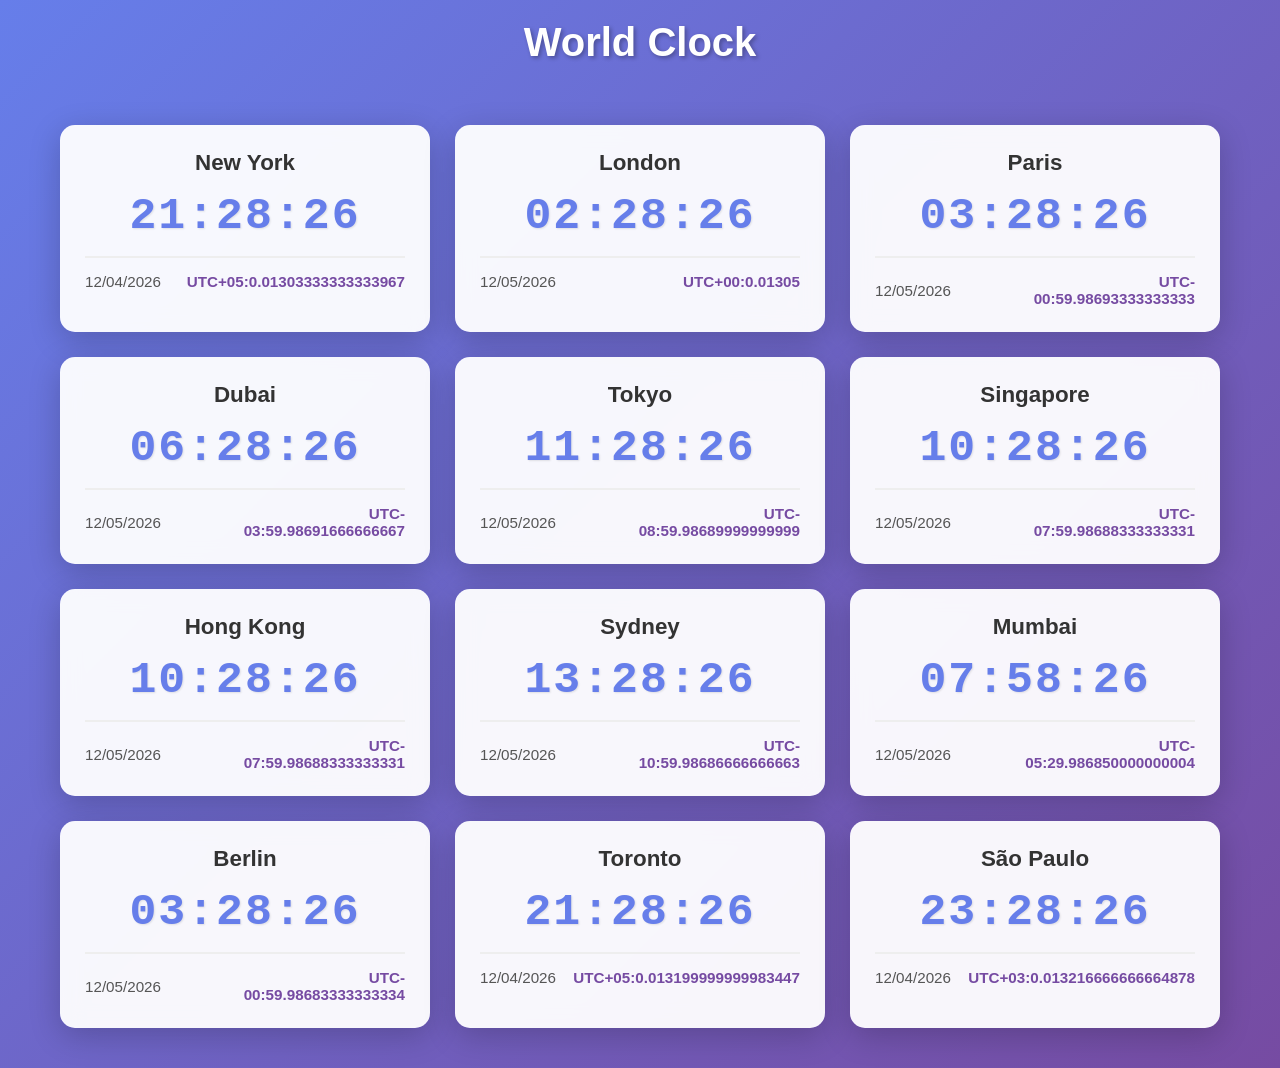
<file: index.html>
<!DOCTYPE html>
<html lang="en">
<head>
    <meta charset="UTF-8">
    <meta name="viewport" content="width=device-width, initial-scale=1.0">
    <title>Digital Clock - Multiple Time Zones</title>
    <link rel="stylesheet" href="styles.css">
</head>
<body>
    <div class="container">
        <h1>World Clock</h1>
        <div class="clock-grid" id="clockGrid">
            <!-- Clocks will be generated here by JavaScript -->
        </div>
    </div>

    <script src="script.js"></script>
</body>
</html>
</file>
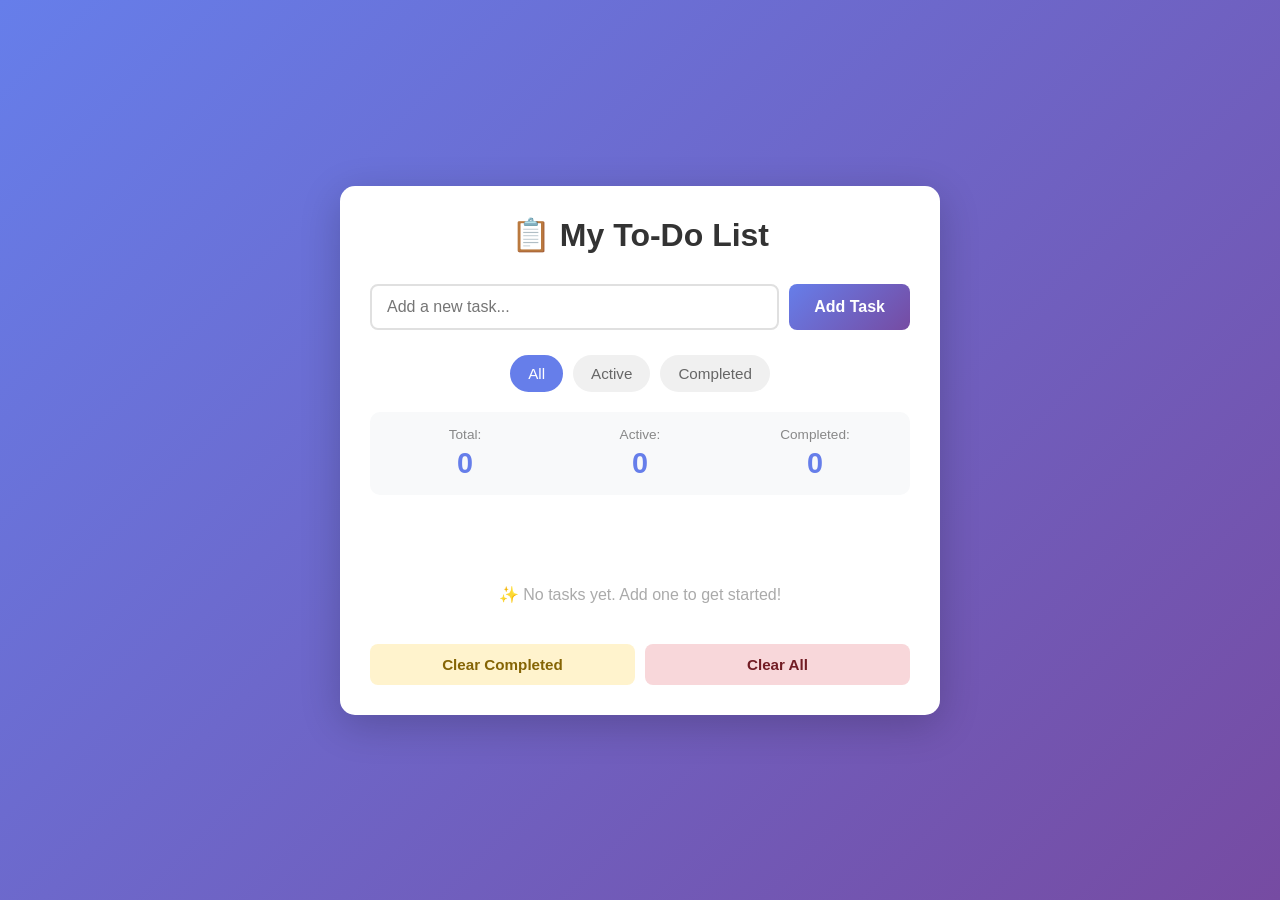
<file: todo/index.html>
<!DOCTYPE html>
<html lang="en">
<head>
    <meta charset="UTF-8">
    <meta name="viewport" content="width=device-width, initial-scale=1.0">
    <title>To-Do List App</title>
    <link rel="stylesheet" href="styles.css">
</head>
<body>
    <div class="container">
        <div class="todo-wrapper">
            <h1>📋 My To-Do List</h1>
            
            <div class="input-section">
                <input 
                    type="text" 
                    id="todoInput" 
                    class="todo-input" 
                    placeholder="Add a new task..."
                    autocomplete="off"
                >
                <button id="addBtn" class="add-btn">Add Task</button>
            </div>

            <div class="filter-buttons">
                <button class="filter-btn active" data-filter="all">All</button>
                <button class="filter-btn" data-filter="active">Active</button>
                <button class="filter-btn" data-filter="completed">Completed</button>
            </div>

            <div id="statsContainer" class="stats-container">
                <div class="stat">
                    <span class="stat-label">Total:</span>
                    <span id="totalCount" class="stat-value">0</span>
                </div>
                <div class="stat">
                    <span class="stat-label">Active:</span>
                    <span id="activeCount" class="stat-value">0</span>
                </div>
                <div class="stat">
                    <span class="stat-label">Completed:</span>
                    <span id="completedCount" class="stat-value">0</span>
                </div>
            </div>

            <ul id="todoList" class="todo-list">
                <!-- Tasks will be added here -->
            </ul>

            <div id="emptyState" class="empty-state">
                <p>✨ No tasks yet. Add one to get started!</p>
            </div>

            <div class="action-buttons">
                <button id="clearCompletedBtn" class="action-btn clear-btn">Clear Completed</button>
                <button id="clearAllBtn" class="action-btn delete-btn">Clear All</button>
            </div>
        </div>
    </div>

    <script src="script.js"></script>
</body>
</html>
</file>
<file: styles.css>
* {
    margin: 0;
    padding: 0;
    box-sizing: border-box;
}

body {
    font-family: 'Segoe UI', Tahoma, Geneva, Verdana, sans-serif;
    background: linear-gradient(135deg, #667eea 0%, #764ba2 100%);
    min-height: 100vh;
    display: flex;
    justify-content: center;
    align-items: center;
    padding: 20px;
}

.container {
    width: 100%;
    max-width: 1200px;
}

h1 {
    text-align: center;
    color: white;
    margin-bottom: 40px;
    font-size: 2.5rem;
    text-shadow: 2px 2px 4px rgba(0, 0, 0, 0.3);
}

.clock-grid {
    display: grid;
    grid-template-columns: repeat(auto-fit, minmax(280px, 1fr));
    gap: 25px;
    padding: 20px;
}

.clock-card {
    background: rgba(255, 255, 255, 0.95);
    border-radius: 15px;
    padding: 25px;
    box-shadow: 0 8px 32px rgba(0, 0, 0, 0.2);
    text-align: center;
    transition: transform 0.3s ease, box-shadow 0.3s ease;
    backdrop-filter: blur(10px);
}

.clock-card:hover {
    transform: translateY(-5px);
    box-shadow: 0 12px 40px rgba(0, 0, 0, 0.3);
}

.city-name {
    font-size: 1.4rem;
    font-weight: 600;
    color: #333;
    margin-bottom: 10px;
}

.digital-time {
    font-size: 2.8rem;
    font-weight: bold;
    color: #667eea;
    font-family: 'Courier New', monospace;
    margin: 15px 0;
    letter-spacing: 2px;
    text-shadow: 1px 1px 2px rgba(0, 0, 0, 0.1);
}

.time-details {
    display: flex;
    justify-content: space-between;
    align-items: center;
    margin-top: 15px;
    padding-top: 15px;
    border-top: 2px solid #eee;
    font-size: 0.95rem;
    color: #555;
}

.date {
    flex: 1;
    text-align: left;
}

.utc-offset {
    flex: 1;
    text-align: right;
    font-weight: 600;
    color: #764ba2;
}

/* Responsive Design */
@media (max-width: 768px) {
    h1 {
        font-size: 2rem;
        margin-bottom: 30px;
    }

    .clock-grid {
        grid-template-columns: repeat(auto-fit, minmax(250px, 1fr));
        gap: 15px;
        padding: 10px;
    }

    .digital-time {
        font-size: 2.2rem;
    }

    .city-name {
        font-size: 1.1rem;
    }
}

@media (max-width: 480px) {
    h1 {
        font-size: 1.5rem;
        margin-bottom: 20px;
    }

    .clock-grid {
        grid-template-columns: 1fr;
        gap: 15px;
    }

    .digital-time {
        font-size: 2rem;
    }

    .clock-card {
        padding: 20px;
    }
}
</file>
<file: todo/styles.css>
* {
    margin: 0;
    padding: 0;
    box-sizing: border-box;
}

body {
    font-family: 'Segoe UI', Tahoma, Geneva, Verdana, sans-serif;
    background: linear-gradient(135deg, #667eea 0%, #764ba2 100%);
    min-height: 100vh;
    display: flex;
    justify-content: center;
    align-items: center;
    padding: 20px;
}

.container {
    width: 100%;
    max-width: 600px;
}

.todo-wrapper {
    background: white;
    border-radius: 15px;
    padding: 30px;
    box-shadow: 0 10px 40px rgba(0, 0, 0, 0.2);
}

h1 {
    text-align: center;
    color: #333;
    margin-bottom: 30px;
    font-size: 2rem;
}

/* Input Section */
.input-section {
    display: flex;
    gap: 10px;
    margin-bottom: 25px;
}

.todo-input {
    flex: 1;
    padding: 12px 15px;
    border: 2px solid #e0e0e0;
    border-radius: 8px;
    font-size: 1rem;
    transition: border-color 0.3s ease;
}

.todo-input:focus {
    outline: none;
    border-color: #667eea;
    box-shadow: 0 0 0 3px rgba(102, 126, 234, 0.1);
}

.add-btn {
    padding: 12px 25px;
    background: linear-gradient(135deg, #667eea 0%, #764ba2 100%);
    color: white;
    border: none;
    border-radius: 8px;
    font-size: 1rem;
    font-weight: 600;
    cursor: pointer;
    transition: transform 0.2s ease, box-shadow 0.2s ease;
}

.add-btn:hover {
    transform: translateY(-2px);
    box-shadow: 0 5px 15px rgba(102, 126, 234, 0.4);
}

.add-btn:active {
    transform: translateY(0);
}

/* Filter Buttons */
.filter-buttons {
    display: flex;
    gap: 10px;
    margin-bottom: 20px;
    justify-content: center;
}

.filter-btn {
    padding: 8px 16px;
    background: #f0f0f0;
    border: 2px solid transparent;
    border-radius: 20px;
    cursor: pointer;
    font-size: 0.95rem;
    font-weight: 500;
    color: #666;
    transition: all 0.3s ease;
}

.filter-btn:hover {
    background: #e8e8e8;
}

.filter-btn.active {
    background: #667eea;
    color: white;
    border-color: #667eea;
}

/* Stats Container */
.stats-container {
    display: grid;
    grid-template-columns: repeat(3, 1fr);
    gap: 15px;
    margin-bottom: 25px;
    padding: 15px;
    background: #f8f9fa;
    border-radius: 10px;
}

.stat {
    text-align: center;
}

.stat-label {
    display: block;
    font-size: 0.85rem;
    color: #888;
    margin-bottom: 5px;
}

.stat-value {
    display: block;
    font-size: 1.8rem;
    font-weight: bold;
    color: #667eea;
}

/* Empty State */
.empty-state {
    text-align: center;
    padding: 40px 20px;
    color: #aaa;
    display: none;
}

.empty-state.show {
    display: block;
}

/* Todo List */
.todo-list {
    list-style: none;
    margin-bottom: 25px;
    max-height: 400px;
    overflow-y: auto;
}

.todo-item {
    display: flex;
    align-items: center;
    padding: 15px;
    background: #f8f9fa;
    border-radius: 8px;
    margin-bottom: 10px;
    gap: 12px;
    transition: all 0.3s ease;
    animation: slideIn 0.3s ease;
}

@keyframes slideIn {
    from {
        opacity: 0;
        transform: translateY(-10px);
    }
    to {
        opacity: 1;
        transform: translateY(0);
    }
}

.todo-item:hover {
    background: #eef1ff;
    box-shadow: 0 2px 8px rgba(102, 126, 234, 0.1);
}

.todo-item.completed {
    opacity: 0.6;
}

.todo-item.completed .todo-text {
    text-decoration: line-through;
    color: #aaa;
}

/* Checkbox */
.todo-checkbox {
    width: 20px;
    height: 20px;
    cursor: pointer;
    accent-color: #667eea;
}

/* Todo Text */
.todo-text {
    flex: 1;
    font-size: 1rem;
    color: #333;
    word-break: break-word;
}

/* Priority Badge */
.priority-badge {
    padding: 4px 10px;
    border-radius: 12px;
    font-size: 0.75rem;
    font-weight: 600;
}

.priority-high {
    background: #ffe0e0;
    color: #d32f2f;
}

.priority-medium {
    background: #fff3e0;
    color: #f57c00;
}

.priority-low {
    background: #e8f5e9;
    color: #388e3c;
}

/* Delete Button */
.delete-btn-item {
    background: #ff6b6b;
    color: white;
    border: none;
    border-radius: 6px;
    padding: 6px 12px;
    cursor: pointer;
    font-size: 0.9rem;
    transition: background 0.2s ease;
}

.delete-btn-item:hover {
    background: #e63946;
}

/* Action Buttons */
.action-buttons {
    display: flex;
    gap: 10px;
}

.action-btn {
    flex: 1;
    padding: 12px;
    border: none;
    border-radius: 8px;
    font-size: 0.95rem;
    font-weight: 600;
    cursor: pointer;
    transition: all 0.3s ease;
}

.clear-btn {
    background: #fff3cd;
    color: #856404;
}

.clear-btn:hover {
    background: #ffeaa7;
}

.delete-btn {
    background: #f8d7da;
    color: #721c24;
}

.delete-btn:hover {
    background: #f5c6cb;
}

/* Scrollbar Styling */
.todo-list::-webkit-scrollbar {
    width: 8px;
}

.todo-list::-webkit-scrollbar-track {
    background: #f1f1f1;
    border-radius: 10px;
}

.todo-list::-webkit-scrollbar-thumb {
    background: #667eea;
    border-radius: 10px;
}

.todo-list::-webkit-scrollbar-thumb:hover {
    background: #764ba2;
}

/* Responsive Design */
@media (max-width: 600px) {
    .todo-wrapper {
        padding: 20px;
    }

    h1 {
        font-size: 1.5rem;
        margin-bottom: 20px;
    }

    .input-section {
        flex-direction: column;
    }

    .add-btn {
        width: 100%;
    }

    .filter-buttons {
        flex-wrap: wrap;
    }

    .stats-container {
        grid-template-columns: 1fr;
    }

    .todo-item {
        flex-wrap: wrap;
    }

    .action-buttons {
        flex-direction: column;
    }
}
</file>
